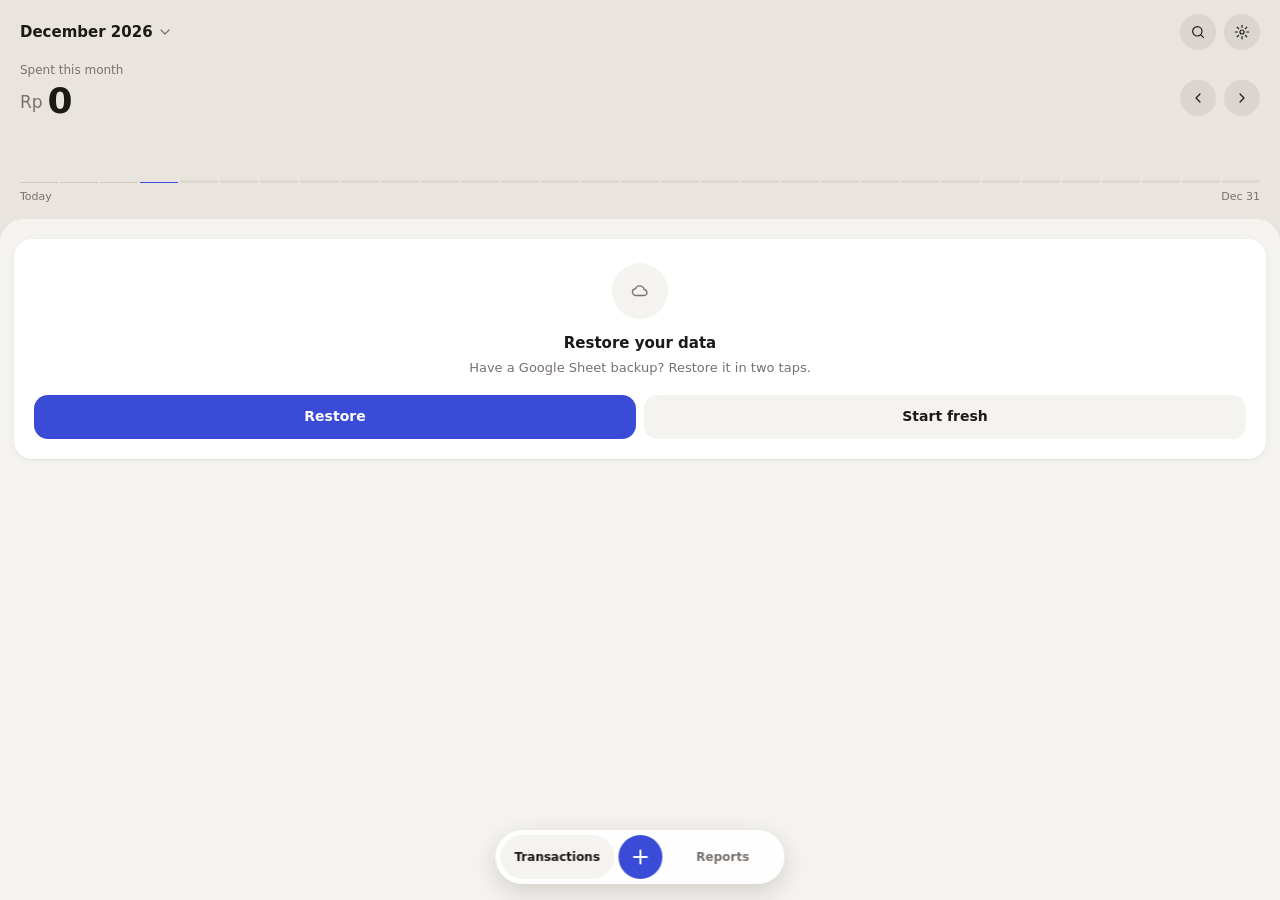
<file: index.html>
<!doctype html>
<html lang="en">
<head>
  <meta charset="utf-8">
  <meta name="viewport" content="width=device-width, initial-scale=1">
  <meta http-equiv="Content-Security-Policy" content="default-src 'self'; script-src 'self' 'sha256-ibIYBhq/derTuKOnfeW5SeXbMP7t/AzNE19DFYqBYD4=' 'unsafe-hashes' 'sha256-MhtPZXr7+LpJUY5qtMutB+qWfQtMaPccfe7QXtCcEYc='; style-src 'self' 'unsafe-inline' https://fonts.googleapis.com; font-src https://fonts.gstatic.com; img-src 'self' data:; connect-src https://script.google.com https://script.googleusercontent.com; object-src 'none'; base-uri 'none'; form-action 'none'">
  <title>Expense Tracker</title>
  <meta name="theme-color" content="#e9e5de" media="(prefers-color-scheme: light)">
  <meta name="theme-color" content="#26221e" media="(prefers-color-scheme: dark)">
  <script src="js/theme.js"></script>
  <link rel="manifest" href="manifest.webmanifest">
  <link rel="icon" href="icons/icon.svg" type="image/svg+xml">
  <link rel="apple-touch-icon" href="icons/icon-192.png">
  <link rel="preconnect" href="https://fonts.gstatic.com" crossorigin>
  <!-- Non-blocking: offline or on a bad network the fallback font stack renders at once. -->
  <link rel="stylesheet" href="https://fonts.googleapis.com/css2?family=Figtree:wght@400;500;600;700&display=swap" media="print" onload="this.media='all'">
  <link rel="stylesheet" href="styles.css">
  <script type="module">
    import { boot } from './js/app.js';
    boot();
  </script>
</head>
<body>
  <main id="app"></main>
  <nav class="nav" aria-label="Main" hidden>
    <a class="t" href="#/">Transactions</a>
    <button class="p" type="button" aria-label="Add expense"><svg class="i" viewBox="0 0 24 24" aria-hidden="true" fill="none" stroke="currentColor" stroke-width="1.8" stroke-linecap="round" stroke-linejoin="round"><path d="M12 5v14M5 12h14"/></svg></button>
    <a class="t" href="#/reports">Reports</a>
  </nav>
</body>
</html>
</file>
<file: styles.css>
/* ---------- Tokens ("Stone & Ink") ---------- */
:root {
  color-scheme: light dark;
  --hd: #e9e5de;      /* header / page stone */
  --bg2: #f5f3ef;     /* sheet background */
  --surf: #fff;       /* cards */
  --tx: #1c1917;
  --mu: #78716c;
  --line: #ece8e2;
  --ib: rgba(28, 25, 23, .07);
  --bar: #cfc9bf;
  --barF: #ddd8d0;
  --nav: rgba(255, 255, 255, .92);
  --ac: #3a4bd8;
  --onAc: #fff;
  --good: #3f7a5f;
  --sh1: 0 1px 2px rgba(28, 25, 23, .05), 0 2px 8px rgba(28, 25, 23, .04);
  --sh2: 0 8px 24px rgba(28, 25, 23, .16);
}
/* Dark: forced by Settings › Appearance (js/theme.js), or following the system unless forced light. */
:root[data-theme="light"] { color-scheme: light; }
:root[data-theme="dark"] {
  color-scheme: dark;
  --hd: #26221e;
  --bg2: #141210;
  --surf: #1f1c19;
  --tx: #f5f3ef;
  --mu: #a8a29e;
  --line: #2e2a26;
  --ib: rgba(255, 255, 255, .08);
  --bar: #4a443e;
  --barF: #35302b;
  --nav: rgba(40, 36, 32, .94);
  --ac: #8b97ff;
  --onAc: #141210;
  --good: #7fc4a0;
  --sh1: none;
  --sh2: 0 8px 24px rgba(0, 0, 0, .5);
}
@media (prefers-color-scheme: dark) {
  :root:not([data-theme="light"]) {
    --hd: #26221e;
    --bg2: #141210;
    --surf: #1f1c19;
    --tx: #f5f3ef;
    --mu: #a8a29e;
    --line: #2e2a26;
    --ib: rgba(255, 255, 255, .08);
    --bar: #4a443e;
    --barF: #35302b;
    --nav: rgba(40, 36, 32, .94);
    --ac: #8b97ff;
    --onAc: #141210;
    --good: #7fc4a0;
    --sh1: none;
    --sh2: 0 8px 24px rgba(0, 0, 0, .5);
  }
}

/* ---------- Base ---------- */
*, *::before, *::after { box-sizing: border-box; }
[hidden] { display: none !important; }
html { -webkit-text-size-adjust: 100%; background: var(--bg2); }
body {
  margin: 0;
  min-height: 100vh;
  font: 14px/1.4 Figtree, system-ui, -apple-system, "Segoe UI", Roboto, sans-serif;
  color: var(--tx);
  background: var(--bg2);
  -webkit-font-smoothing: antialiased;
}
h1, h2, p { margin: 0; font: inherit; }
button { font: inherit; color: inherit; background: none; border: 0; padding: 0; margin: 0; cursor: pointer; }
a { color: inherit; text-decoration: none; }
.num { font-variant-numeric: tabular-nums; }
svg.i { width: 18px; height: 18px; flex-shrink: 0; }
:focus-visible { outline: 2px solid var(--ac); outline-offset: 2px; }

/* Round icon button: 36px circle drawn inside a 44px tap target. */
.ib {
  width: 44px; height: 44px; border-radius: 50%;
  border: 4px solid transparent; background: var(--ib); background-clip: padding-box;
  display: inline-flex; align-items: center; justify-content: center;
}
.ib svg { width: 16px; height: 16px; }

/* ---------- Home header ---------- */
.hd { background: var(--hd); padding: 10px 20px 38px; }
.top { display: flex; justify-content: space-between; align-items: center; }
.mo { position: relative; display: flex; align-items: center; min-width: 0; }
.mo-title { min-height: 44px; font-size: 15px; font-weight: 600; white-space: nowrap; }
.mo-pick { width: 44px; height: 44px; display: flex; align-items: center; padding-left: 4px; color: var(--mu); }
.mo-pick svg { width: 16px; height: 16px; }
.mo-input, .dt-input { position: absolute; left: 0; bottom: 0; width: 1px; height: 1px; padding: 0; border: 0; opacity: 0; pointer-events: none; }
.acts, .step { display: flex; flex-shrink: 0; margin-right: -4px; }

.sum { display: flex; justify-content: space-between; align-items: flex-end; gap: 8px; margin-top: 8px; }
.sum > div:first-child { min-width: 0; }
.lbl { font-size: 12px; font-weight: 500; color: var(--mu); }
.big { font-size: 36px; font-weight: 600; letter-spacing: -.035em; line-height: 1.1; margin-top: 2px; white-space: nowrap; }
.big .rp { font-size: 17px; font-weight: 500; color: var(--mu); letter-spacing: 0; margin-right: 5px; vertical-align: 5px; }
.vs { font-size: 12px; color: var(--mu); margin-top: 4px; }
.vs .good { color: var(--good); font-weight: 600; }

.strip { display: flex; align-items: flex-end; gap: 2px; height: 28px; margin-top: 14px; }
.strip i { flex: 1; border-radius: 2px; background: var(--bar); }
.strip i.t { background: var(--ac); }
.strip i.f { background: var(--barF); height: 3px; }
.sc { position: relative; display: flex; justify-content: space-between; font-size: 11px; color: var(--mu); margin-top: 6px; }
.sc-today { position: absolute; top: 0; white-space: nowrap; }

/* ---------- Content sheet ---------- */
.body {
  position: relative; margin-top: -24px; padding: 4px 14px 100px;
  background: var(--bg2); border-radius: 24px 24px 0 0;
}
.dh { display: flex; justify-content: space-between; font-size: 12px; font-weight: 600; color: var(--mu); padding: 14px 4px 6px; }
.lst { background: var(--surf); border-radius: 18px; padding: 0 12px; box-shadow: var(--sh1); }
/* Sort row atop the transactions: order on the left, icon on the right; the whole row is the 44px target. */
.srt { display: flex; align-items: center; justify-content: space-between; width: 100%; min-height: 44px; margin-top: 6px; padding: 0 0 0 4px; font-size: 12px; font-weight: 600; color: var(--mu); text-align: left; }
.srt-i { display: inline-flex; align-items: center; justify-content: center; width: 32px; height: 32px; border-radius: 50%; background: var(--ib); color: var(--tx); }
.srt-i svg { width: 16px; height: 16px; }
.srt[aria-pressed="true"] { color: var(--tx); }
.srt[aria-pressed="true"] .srt-i { background: var(--ac); color: var(--onAc); }
.srt:active .srt-i { opacity: .6; }
.srt + .dh { padding-top: 2px; }
.srt + .lst { margin-top: 4px; }
.row { display: flex; align-items: center; gap: 11px; width: 100%; min-height: 56px; text-align: left; }
.row + .row { border-top: 1px solid var(--line); }
.row:active { opacity: .6; }
.row[data-id] { -webkit-touch-callout: none; -webkit-user-select: none; user-select: none; } /* hold offers Delete, not the OS menu */
.row.sel { margin: 0 -12px; padding: 0 12px; width: calc(100% + 24px); background: color-mix(in srgb, var(--ac) 10%, var(--surf)); }
.lst:has(.sel) { overflow: hidden; }
.row.sel + .row, .row + .row.sel { border-top-color: transparent; }
.row.sel .chip { background: var(--ac); font-size: 0; }
.row.sel .chip::after {
  content: ""; width: 16px; height: 16px; background: var(--onAc);
  -webkit-mask: url("data:image/svg+xml,%3Csvg xmlns='http://www.w3.org/2000/svg' viewBox='0 0 24 24' fill='none' stroke='black' stroke-width='3' stroke-linecap='round' stroke-linejoin='round'%3E%3Cpath d='M5 12l5 5 9-10'/%3E%3C/svg%3E") center / contain no-repeat;
  mask: url("data:image/svg+xml,%3Csvg xmlns='http://www.w3.org/2000/svg' viewBox='0 0 24 24' fill='none' stroke='black' stroke-width='3' stroke-linecap='round' stroke-linejoin='round'%3E%3Cpath d='M5 12l5 5 9-10'/%3E%3C/svg%3E") center / contain no-repeat;
}
/* Selection title bar: the simple screens' .bar, pinned over the page. */
.selbar {
  position: fixed; top: 0; left: 0; right: 0; z-index: 15; display: flex; align-items: center; gap: 6px;
  padding: calc(10px + env(safe-area-inset-top)) 14px 10px; background: var(--hd); box-shadow: var(--sh1); animation: es-fade .15s ease-out;
}
.selbar .n { flex: 1; font-size: 20px; font-weight: 600; letter-spacing: -.02em; }
.selbar .ib { background-color: var(--surf); }
.row:focus-visible { outline-offset: -2px; border-radius: 12px; }
/* Category emoji on a pastel tint of the category color (--c, set inline); emoji at half the circle. */
.chip {
  --s: 36px; width: var(--s); height: var(--s); border-radius: 50%; flex-shrink: 0;
  display: flex; align-items: center; justify-content: center;
  background: color-mix(in srgb, var(--c, transparent) 18%, var(--surf));
  font-size: calc(var(--s) / 2); line-height: 1;
}
.chip svg { width: 16px; height: 16px; stroke-width: 2; }
.mid { flex: 1; min-width: 0; display: flex; flex-direction: column; }
.t1 { font-weight: 600; white-space: nowrap; overflow: hidden; text-overflow: ellipsis; }
.t2 { font-size: 12px; color: var(--mu); white-space: nowrap; overflow: hidden; text-overflow: ellipsis; }
.amt { font-weight: 600; white-space: nowrap; }

/* ---------- Empty month, restore card ---------- */
.empty { text-align: center; padding: 48px 20px 0; }
.ring {
  width: 56px; height: 56px; border-radius: 50%; margin: 0 auto;
  display: flex; align-items: center; justify-content: center;
  background: var(--surf); box-shadow: var(--sh1); color: var(--mu);
}
.empty h2, .card h2 { margin: 14px 0 4px; font-size: 15px; font-weight: 600; }
.empty p, .card p { font-size: 13px; line-height: 1.5; color: var(--mu); text-wrap: balance; }
.card { margin-top: 16px; padding: 24px 20px 20px; text-align: center; background: var(--surf); border-radius: 18px; box-shadow: var(--sh1); }
.card .ring { background: var(--bg2); box-shadow: none; }
.btns { display: flex; gap: 8px; margin-top: 18px; }
.card.install { padding: 18px 16px 16px; }
/* Home: shown while this phone has expenses but no Sheet backup. */
.bk {
  width: 100%; min-height: 44px; margin-top: 16px; padding: 10px 14px; border-radius: 14px; display: flex; align-items: center; gap: 10px;
  background: color-mix(in srgb, #d97706 14%, var(--surf)); font-size: 14px; font-weight: 600; text-align: left;
}
.bk svg { width: 20px; height: 20px; color: #d97706; }
.bk span { flex: 1; }
.bk b { color: var(--ac); }
.card.install h2 { margin-top: 0; }
.card.install .btns { margin-top: 14px; }
.btn { flex: 1; min-height: 44px; border-radius: 14px; background: var(--bg2); font-weight: 600; }
.btn.primary { background: var(--ac); color: var(--onAc); }

/* ---------- Floating capsule nav ---------- */
.nav {
  position: fixed; bottom: 16px; left: 50%; transform: translateX(-50%); z-index: 10;
  /* Equal tab columns keep + on the screen's centre line, where the Frequent arc and its tip centre. */
  display: grid; grid-template-columns: 1fr auto 1fr; width: max-content; align-items: center; gap: 4px; padding: 5px; border-radius: 30px;
  background: var(--nav); box-shadow: var(--sh2);
  -webkit-backdrop-filter: blur(16px); backdrop-filter: blur(16px);
}
.nav .t { height: 44px; padding: 0 14px; border-radius: 22px; display: flex; align-items: center; justify-content: center; font-size: 12px; font-weight: 600; color: var(--mu); }
.nav .t[aria-current] { background: var(--bg2); color: var(--tx); }
.nav .p { width: 44px; height: 44px; border-radius: 50%; display: flex; align-items: center; justify-content: center; background: var(--ac); color: var(--onAc); }
.nav .p svg { width: 22px; height: 22px; stroke-width: 2.2; }
.nav .p { -webkit-touch-callout: none; -webkit-user-select: none; user-select: none; } /* hold opens Frequent, not the OS menu */

/* Frequent: hold + and repeated expenses fan out in an arc over it (js/ui/frequent.js). */
.nav .p { touch-action: none; transition: box-shadow .45s linear; }
.nav .p.holding { box-shadow: 0 0 0 7px color-mix(in srgb, var(--ac) 30%, transparent); }
.fq-dim { position: fixed; inset: 0; z-index: 11; background: rgba(20, 18, 16, .45); -webkit-backdrop-filter: blur(3px); backdrop-filter: blur(3px); animation: es-fade .15s ease-out; }
.fq-tip {
  position: fixed; left: 50%; z-index: 12; transform: translateX(-50%); width: max-content; max-width: calc(100% - 32px); padding: 10px 16px; border-radius: 16px;
  background: var(--surf); color: var(--tx); box-shadow: var(--sh2); font-size: 15px; font-weight: 600; text-align: center; animation: es-fade .2s ease-out;
}
.fq-tip .num { margin-left: 8px; color: var(--mu); font-weight: 500; }
.choosing .fq-tip, .choosing .fq-it:not(.on) { visibility: hidden; }
.choosing .fq-it.on { transition: left .32s cubic-bezier(.2, .8, .2, 1), top .32s cubic-bezier(.2, .8, .2, 1); }
.fq-menu {
  position: fixed; left: 50%; z-index: 13; width: min(280px, calc(100% - 32px)); transform: translateX(-50%); padding: 0 12px; border-radius: 18px;
  background: var(--surf); box-shadow: var(--sh2); animation: fq-menu .2s ease-out;
}
@keyframes fq-menu { from { opacity: 0; transform: translateX(-50%) translateY(8px); } }
.fq-mh { padding: 12px 4px 10px; border-bottom: 1px solid var(--line); font-size: 15px; font-weight: 600; text-align: center; }
.fq-mh .num { margin-left: 8px; color: var(--mu); font-weight: 500; }
.fq-menu button { display: flex; align-items: center; gap: 11px; width: 100%; min-height: 56px; text-align: left; }
.fq-menu button + button { border-top: 1px solid var(--line); }
.fq-menu button:active { opacity: .6; }
.fq-menu .ic { width: 36px; height: 36px; border-radius: 50%; display: flex; align-items: center; justify-content: center; background: var(--ib); }
.fq-menu .ic svg { width: 16px; height: 16px; }
.fq-menu .t1 { flex: 1; }
.fq-it, .fq-x { position: fixed; z-index: 12; transform: translate(-50%, -50%); }
.fq-it { display: flex; flex-direction: column; align-items: center; gap: 4px; animation: fq-pop .26s cubic-bezier(.3, 1.4, .5, 1) var(--d) both; }
@keyframes fq-pop { from { opacity: 0; transform: translate(-50%, -50%) translateY(60px) scale(.4); } }
.fq-it .chip { --s: 56px; background: color-mix(in srgb, var(--c) 22%, var(--surf)); box-shadow: var(--sh2); transition: transform .12s ease-out, box-shadow .12s; }
.fq-it.on .chip, .fq-it:focus-visible .chip { transform: scale(1.2); box-shadow: 0 0 0 3px var(--surf), 0 0 0 6px var(--ac), var(--sh2); }
.fq-it .num { font-size: 11px; font-weight: 700; color: #fff; text-shadow: 0 1px 3px rgba(0, 0, 0, .6); transform-origin: 50% 0; transition: transform .12s ease-out; }
/* Grows with the chip (×1.2) and keeps its 4px gap below the 6px ring: 28×.2 + 6 + ~1. */
.fq-it.on .num, .fq-it:focus-visible .num { transform: translateY(12px) scale(1.2); }
.fq-x { width: 44px; height: 44px; border-radius: 50%; display: flex; align-items: center; justify-content: center; background: var(--ac); color: var(--onAc); }
.fq-x svg { width: 22px; height: 22px; stroke-width: 2.2; transform: rotate(45deg); }

/* ---------- Simple screens (title bar) ---------- */
.bar { display: flex; align-items: center; gap: 6px; padding: 14px 14px 0; }
.bar h1 { font-size: 20px; font-weight: 600; letter-spacing: -.02em; }
.bar .ib { background-color: var(--surf); }
.error { padding: 24px 20px; }

/* ---------- Entry sheet (add / edit) ---------- */
/* Shared with the category editor and settings sheets: grabber, title row, Delete, X. */
.grab { width: 40px; height: 5px; border-radius: 3px; background: var(--bar); margin: 0 auto 4px; }
.sh { display: flex; align-items: center; gap: 4px; }
.sh h2 { flex: 1; font-size: 15px; font-weight: 600; }
.del { min-height: 44px; padding: 0 10px; font-size: 13px; font-weight: 600; color: var(--mu); }
.x {
  width: 44px; height: 44px; margin-right: -6px; border-radius: 50%; border: 6px solid transparent;
  background: var(--bg2); background-clip: padding-box; color: var(--mu);
  display: flex; align-items: center; justify-content: center;
}
.x svg { width: 15px; height: 15px; }
.note {
  display: block; width: 100%; height: 44px; margin-top: 4px; padding: 0 14px; border: 0; border-radius: 14px;
  font: inherit; color: var(--tx); background: var(--bg2);
}
.note::placeholder { color: var(--mu); }
.es-err { margin-top: 6px; font-size: 12px; font-weight: 600; text-align: center; }
@keyframes es-up { from { transform: translateY(100%); } }
@keyframes es-fade { from { opacity: 0; } }

/* Layout per the owner-picked board (Main.dc.html). The sheet is as tall as its content, leaving at
   least 56px of scrim above it to tap; on a short screen the amount area gives up its padding
   first, then the middle scrolls, and the keypad always stays whole. */
.es .scrim { position: fixed; inset: 0; z-index: 20; background: rgba(20, 18, 16, .38); animation: es-fade .2s ease-out; transition: opacity .2s ease-out; }
.es .sheet {
  position: fixed; left: 0; right: 0; bottom: 0; z-index: 21; max-width: 480px; max-height: calc(100% - 56px); margin: 0 auto;
  display: flex; flex-direction: column; gap: 14px; overflow-y: auto; overscroll-behavior: contain;
  padding: 10px 24px calc(24px + env(safe-area-inset-bottom));
  background: var(--surf); border-radius: 24px 24px 0 0;
  animation: es-up .24s ease-out; transition: transform .24s cubic-bezier(.2, .9, .3, 1.1);
}
.es.drag .sheet, .es.drag .scrim { transition: none; }
.es .sheet:focus { outline: none; }
.es .sheet > * { flex: none; }
/* Screen-reader / keyboard close (the scrim is pointer-only); shows only when focused. */
.vh { position: absolute; top: 8px; right: 16px; z-index: 1; width: 1px; height: 1px; overflow: hidden; clip-path: inset(50%); white-space: nowrap; }
.vh:focus-visible { width: auto; height: 36px; padding: 0 14px; clip-path: none; border-radius: 18px; background: var(--bg2); font-weight: 600; }
.es-head, .es-amt { touch-action: none; -webkit-user-select: none; user-select: none; } /* drag-to-close region */
.es-head { display: flex; flex-direction: column; align-items: center; gap: 14px; }
.es-head .grab { margin: 0 0 2px; }
.es-head h2 { font-size: 18px; font-weight: 600; line-height: 22px; }
.es .del { position: relative; min-height: 0; margin-top: -10px; padding: 4px 10px; text-decoration: underline; text-underline-offset: 3px; }
.es .del::after { content: ""; position: absolute; inset: -9px -6px; } /* 44px tap target, small look */
.es .sheet > .es-amt { flex: 0 1000 158px; min-height: 96px; padding-top: 17px; display: flex; flex-direction: column; justify-content: center; }
.amtIn { text-align: center; font-size: 52px; font-weight: 700; letter-spacing: -1px; line-height: 62px; overflow-wrap: anywhere; }
.amtIn .rp { font-size: 20px; font-weight: 500; color: var(--mu); letter-spacing: 0; margin-right: 8px; }
.ch { cursor: text; }
.ch.op { margin: 0 .35em; }
.cr { display: inline-block; width: 2px; height: .8em; margin: 0 1px -.05em; background: var(--ac); animation: cr 1s steps(1) infinite; }
.expr .cr { height: 1em; }
@keyframes cr { 50% { opacity: 0; } }
@media (prefers-reduced-motion: reduce) { .cr { animation: none; } }
.expr { text-align: center; font-size: 13px; line-height: 17px; color: var(--mu); min-height: 17px; overflow-wrap: anywhere; }
/* The amount area's flex-shrink 1000 makes it give way first; this scrolls only after it is at its minimum. */
.es .sheet > .es-mid { flex: 0 1 auto; min-height: 0; overflow-y: auto; display: flex; flex-direction: column; gap: 14px; margin: -4px; padding: 4px; }
.es-mid > * { flex: none; }
.es-cat { display: flex; align-items: center; gap: 12px; }
.pill {
  flex: none; max-width: 50%; height: 52px; padding: 0 14px 0 16px; border-radius: 16px; background: var(--bg2);
  display: flex; align-items: center; gap: 6px; font-size: 15px; font-weight: 500;
}
.pill span { overflow: hidden; text-overflow: ellipsis; white-space: nowrap; }
.pill svg { width: 18px; height: 18px; stroke-width: 2; }
/* Padding on the right lets the last circle scroll clear of the fade. */
.es-cs {
  position: relative; flex: 1; min-width: 0; display: flex; gap: 10px; overflow-x: auto; padding: 4px 32px 4px 4px;
  scrollbar-width: none; -webkit-mask-image: linear-gradient(90deg, #000 calc(100% - 32px), transparent); mask-image: linear-gradient(90deg, #000 calc(100% - 32px), transparent);
}
.es-cs::-webkit-scrollbar { display: none; }
.es-cs button { flex: none; border-radius: 50%; }
.es-cs .chip, .gc .chip { --s: 48px; }
.es [aria-pressed="true"] > .chip { box-shadow: 0 0 0 2px var(--surf), 0 0 0 4px var(--ac); }
.fld { position: relative; height: 54px; padding: 0 16px; border-radius: 16px; background: var(--bg2); display: flex; align-items: center; gap: 10px; }
.fld > svg { width: 20px; height: 20px; color: var(--mu); }
.fld .dt { height: 100%; font-size: 16px; font-weight: 500; }
.fld .lnk { height: 100%; margin-left: auto; font-size: 15px; font-weight: 600; text-decoration: underline; text-underline-offset: 3px; }
label.fld:focus-within { outline: 2px solid var(--ac); outline-offset: 2px; }
.es-note { flex: 1; min-width: 0; height: 100%; border: 0; outline: 0; padding: 0; background: none; font: inherit; font-size: 16px; color: var(--tx); }
.es-note::placeholder { color: var(--mu); }
.es .es-err { margin: 0; }
.pad { display: grid; grid-template-columns: repeat(4, minmax(0, 1fr)); grid-auto-rows: 62px; gap: 8px; margin-top: 6px; }
.k {
  border-radius: 16px; background: var(--surf); box-shadow: 0 1px 3px rgba(28, 25, 23, .1), 0 0 0 1px var(--line);
  display: flex; align-items: center; justify-content: center; font-size: 24px; font-weight: 500;
}
.k:active { background: var(--bg2); }
.k.op { font-size: 22px; font-weight: 400; }
.k[data-k="-"], .k[data-k="+"] { font-size: 24px; }
.k[data-k="AC"] { font-size: 18px; font-weight: 600; }
.k[data-k="000"] { font-size: 22px; }
.k svg { width: 24px; height: 24px; }
.k.go { grid-row: span 2; background: var(--tx); color: var(--surf); box-shadow: none; }
.k.go svg { width: 28px; height: 28px; stroke-width: 2.2; }
.k.go:disabled { opacity: .35; cursor: default; }
@media (max-height: 780px) {
  .es .sheet, .es-head, .es .sheet > .es-mid { gap: 10px; }
  .fld { height: 48px; }
  .pad { grid-auto-rows: 52px; margin-top: 10px; } /* note-to-keypad gap stays 20px */
  .es .sheet > .es-amt { min-height: 79px; padding-top: 0; }
}
/* Category panel: a card over the dimmed sheet; tapping the dim closes it. */
.cp { position: absolute; inset: 0; z-index: 2; display: flex; flex-direction: column; justify-content: flex-end; border-radius: inherit; background: rgba(20, 18, 16, .38); }
.cp-card { max-height: 100%; overflow-y: auto; padding: 10px 24px calc(24px + env(safe-area-inset-bottom)); border-radius: 24px 24px 0 0; background: var(--surf); }
.cp h3 { margin: 14px 0 16px; text-align: center; font-size: 18px; font-weight: 600; line-height: 22px; }
.cp-grid { display: grid; grid-template-columns: repeat(4, minmax(0, 1fr)); gap: 12px 4px; }
.gc { display: flex; flex-direction: column; align-items: center; gap: 6px; min-width: 0; padding: 4px 0; border-radius: 12px; font-size: 12px; font-weight: 500; color: var(--mu); }
.gl { max-width: 100%; padding: 0 2px; white-space: nowrap; overflow: hidden; text-overflow: ellipsis; }
.gc[aria-pressed="true"] { color: var(--tx); font-weight: 600; }

/* ---------- Reports ---------- */
.rp { padding-bottom: 36px; }
.seg { display: flex; padding: 3px; margin-top: 16px; border-radius: 12px; background: var(--ib); }
.seg button { position: relative; flex: 1; height: 38px; border-radius: 9px; font-size: 12px; font-weight: 600; color: var(--mu); }
.seg button::after { content: ""; position: absolute; inset: -3px 0; } /* 44px tap target */
.seg [aria-pressed="true"] { background: var(--surf); color: var(--tx); box-shadow: var(--sh1); }
.rc { margin-top: 12px; padding: 4px 12px 8px; }
.rc-row { display: block; width: 100%; padding: 9px 0; text-align: left; }
.rc-row:active { opacity: .6; }
.rc-row:focus-visible { outline-offset: 2px; border-radius: 12px; }
.rc-top { display: flex; align-items: center; gap: 10px; font-size: 13px; }
.rc-top .chip { --s: 28px; }
.rc-amt { display: flex; flex-direction: column; align-items: flex-end; }
.rc-row[aria-expanded="true"] .bar2 { height: 10px; }
.rc-h { padding-top: 18px; font-size: 14px; color: var(--tx); }
.bar2 { display: block; height: 8px; margin-top: 6px; border-radius: 4px; background: var(--line); overflow: hidden; }
.bar2 i { display: block; height: 100%; border-radius: 4px; }
.sr { display: flex; align-items: center; gap: 11px; min-height: 50px; }
.sr + .sr { border-top: 1px solid var(--line); }

/* Insights carousel: native scroll-snap; the next card peeks in so it reads as swipeable. */
.car { margin: 12px -14px 0; }
.car-t { position: relative; display: flex; gap: 10px; padding: 0 14px 2px; overflow-x: auto; scroll-snap-type: x mandatory; scroll-padding: 0 14px; scrollbar-width: none; overscroll-behavior-x: contain; }
.car-t::-webkit-scrollbar { display: none; }
.sl { flex: 0 0 calc(100% - 28px); min-height: 252px; display: flex; flex-direction: column; padding: 14px 16px 12px; border-radius: 18px; background: var(--surf); box-shadow: var(--sh1); scroll-snap-align: start; scroll-snap-stop: always; }
.sl { cursor: pointer; }
.sl-t { display: flex; align-items: center; justify-content: space-between; margin-bottom: 6px; font-size: 12px; font-weight: 600; color: var(--mu); }
.sl-m { position: relative; display: flex; align-items: center; gap: 1px; margin-right: -6px; padding: 0 2px 0 6px; font-size: 11px; font-weight: 600; color: var(--ac); }
.sl-m::after { content: ""; position: absolute; inset: -12px -4px; } /* 44px tap target */
.sl-m svg { width: 14px; height: 14px; }

/* Insight details sheet */
.rdt { padding: 0 4px 8px; }
.rd { display: grid; grid-template-columns: 1fr auto; font-size: 14px; }
.rd dt, .rd dd { padding: 9px 0; border-top: 1px solid var(--line); }
.rd dt:first-of-type, .rd dd:first-of-type { border-top: 0; }
.rd dd { margin: 0; text-align: right; }
.rd b { font-weight: 600; }
.rd .good { color: var(--good); font-weight: 600; }
.rd-h { padding: 16px 0 2px; font-size: 12px; font-weight: 600; color: var(--mu); }
.rdt .ce-txt { margin: 8px 0 0; }
.rdt .tn li { min-height: 48px; }
.rdt .odd { margin: 4px 0 0; }
.sl .lead { font-size: 15px; line-height: 1.4; }
.sl .lead b { font-weight: 600; }
.sl .good { color: var(--good); font-weight: 600; }
.sl .key { display: flex; flex-wrap: wrap; gap: 4px 14px; margin-top: auto; padding-top: 8px; font-size: 11px; color: var(--mu); }
.key i { display: inline-block; width: 14px; margin-right: 5px; vertical-align: middle; border-top: 2px solid var(--ac); }
.key .k-pv { border-top-style: dashed; border-color: var(--bar); }
.key .k-pj { border-top-style: dotted; }
.dots { display: flex; justify-content: center; }
.dots button { position: relative; width: 22px; height: 28px; }
.dots button::after { content: ""; position: absolute; left: 50%; top: 50%; width: 6px; height: 6px; margin: -3px; border-radius: 3px; background: var(--bar); transition: width .2s, margin .2s; }
.dots [aria-current]::after { width: 16px; margin-left: -8px; background: var(--tx); }

.pc { display: block; width: 100%; height: auto; margin-top: 8px; overflow: visible; }
.pc text { font-size: 10px; fill: var(--mu); }
.pc .ax { stroke: var(--line); }
.pc .pv { fill: none; stroke: var(--bar); stroke-width: 2; stroke-dasharray: 4 4; }
.pc .fl { fill: var(--ac); opacity: .1; }
.pc .nw { fill: none; stroke: var(--ac); stroke-width: 2.5; stroke-linejoin: round; }
.pc .pj { fill: none; stroke: var(--ac); stroke-width: 2; stroke-dasharray: 1 4; stroke-linecap: round; }
.pc .dt { fill: var(--ac); stroke: var(--surf); stroke-width: 2; }

.hero { margin: 2px 0 2px; font-size: 28px; font-weight: 600; letter-spacing: -.02em; line-height: 1.15; }
.hero small { margin-left: 5px; font-size: 14px; font-weight: 500; letter-spacing: 0; color: var(--mu); }
.sub { font-size: 12px; line-height: 1.4; color: var(--mu); }
.bud { position: relative; display: flex; gap: 2px; height: 12px; margin: 14px 0 10px; border-radius: 6px; background: var(--line); }
.bud i:first-child { border-radius: 6px 0 0 6px; }
.bud b { position: absolute; top: -3px; bottom: -3px; width: 2px; margin-left: -1px; border-radius: 1px; background: var(--tx); }
.bud-l { display: grid; grid-template-columns: 8px 1fr auto; align-items: center; gap: 6px 8px; font-size: 12px; }
.bud-l i { width: 8px; height: 8px; border-radius: 2px; }
.bud-l span:nth-child(3n + 2) { min-width: 0; overflow: hidden; text-overflow: ellipsis; white-space: nowrap; }
.bud-l .num { justify-self: end; font-weight: 600; }
.bud .due, .bud-l .due { background: repeating-linear-gradient(-45deg, var(--tx) 0 2px, transparent 2px 5px); }

.tn { list-style: none; margin: 6px 0 0; padding: 0; }
.tn li { display: flex; align-items: center; gap: 10px; min-height: 42px; font-size: 13px; }
.tn li + li { border-top: 1px solid var(--line); }
.tn .chip { --s: 28px; }

.odd { display: flex; align-items: center; gap: 12px; width: 100%; margin-top: 10px; padding: 10px 12px; border-radius: 14px; background: var(--bg2); text-align: left; }
.odd:active { opacity: .6; }
.rng { position: relative; height: 18px; margin: 14px 0 0; }
.rng::before { content: ""; position: absolute; left: 0; right: 0; top: 8px; height: 2px; background: var(--line); }
.rng b { position: absolute; top: 3px; height: 12px; border-radius: 4px; background: var(--bar); }
.rng i { position: absolute; top: 0; width: 18px; height: 18px; margin-left: -9px; border-radius: 50%; background: var(--ac); border: 3px solid var(--surf); }

.bars { display: flex; align-items: flex-end; gap: 8px; margin-top: auto; }
.bars div { flex: 1; min-width: 0; display: flex; flex-direction: column; align-items: center; gap: 5px; font-size: 10px; color: var(--mu); }
.bars i { width: 100%; border-radius: 6px; background: var(--bar); }
.bars .m { color: var(--tx); font-weight: 600; }
.bars .m i { background: var(--ac); }

/* ---------- Search ---------- */
.qh { padding-top: 14px; }
.qh .top { justify-content: flex-start; gap: 6px; }
.qh .ib, .bar .ib { margin-left: -4px; }
.qf {
  flex: 1; min-width: 0; height: 44px; padding: 0 14px; border-radius: 22px;
  display: flex; align-items: center; gap: 8px; background: var(--surf); color: var(--mu);
}
.qf:focus-within { outline: 2px solid var(--ac); outline-offset: 2px; }
.qf input { flex: 1; min-width: 0; height: 100%; border: 0; outline: 0; background: none; font: inherit; color: var(--tx); }
.qf input::placeholder { color: var(--mu); }

/* ---------- Categories ---------- */
.cats { padding: 16px 14px 32px; }
.cat { display: flex; align-items: center; }
.cat + .cat { border-top: 1px solid var(--line); }
.cat .row { flex: 1; min-width: 0; }
.mv { width: 44px; height: 44px; flex-shrink: 0; display: flex; align-items: center; justify-content: center; border-radius: 50%; color: var(--mu); }
.mv:last-child { margin-right: -8px; }
.mv:disabled { opacity: .3; cursor: default; }
.lst.add { margin-top: 12px; }
.add .chip { background: var(--bg2); color: var(--tx); }

/* Category editor: a modal <dialog> drawn as a bottom sheet. */
.ce {
  position: fixed; inset: auto 0 0; width: 100%; max-width: 480px; max-height: calc(100% - 16px); margin: 0 auto; padding: 0;
  border: 0; border-radius: 24px 24px 0 0; background: var(--surf); color: var(--tx);
  overflow-y: auto; overscroll-behavior: contain; animation: es-up .24s ease-out;
}
.ce::backdrop { background: rgba(20, 18, 16, .38); opacity: var(--fade, 1); }
.ce:focus { outline: none; }
.ce.drag { transition: none; }
.ce { transition: transform .24s cubic-bezier(.2, .9, .3, 1.1); }
.ce .grab, .ce .sh { touch-action: none; -webkit-user-select: none; user-select: none; } /* drag-to-close region */
.ce-f { padding: 8px 14px calc(14px + env(safe-area-inset-bottom)); }
.ce-lbl { padding: 14px 4px 4px; font-size: 12px; font-weight: 600; color: var(--mu); }
.pick { display: grid; grid-template-columns: repeat(6, 1fr); gap: 4px 0; justify-items: center; }
.pick button { width: 44px; height: 44px; display: flex; align-items: center; justify-content: center; border-radius: 50%; }
.pick .chip { --s: 32px; }
.pick [aria-pressed="true"] .chip { box-shadow: 0 0 0 2px var(--surf), 0 0 0 4px var(--ac); }
.ce .btn { width: 100%; margin-top: 18px; }
.ce .btn:disabled { opacity: .35; cursor: default; }

/* ---------- Settings ---------- */
.set { padding: 0 14px 32px; }
.sg { padding: 16px 4px 6px; font-size: 12px; font-weight: 600; color: var(--mu); }
.set .sr { width: 100%; padding: 6px 0; text-align: left; }
.set :is(a, button).sr:active { opacity: .6; }
.set .sr:focus-visible { outline-offset: -2px; border-radius: 12px; }
.set .t2 { white-space: normal; }
.ico { width: 30px; height: 30px; flex-shrink: 0; border-radius: 9px; background: var(--bg2); display: flex; align-items: center; justify-content: center; }
.ico svg { width: 15px; height: 15px; }
.set .v { flex-shrink: 0; display: flex; align-items: center; gap: 4px; font-size: 12px; color: var(--mu); }
.set .v svg { width: 16px; height: 16px; }
.ap { margin-top: 0; }
.ap button { flex: none; padding: 0 10px; }
.dot { width: 7px; height: 7px; border-radius: 50%; background: var(--good); }

/* Settings sheets (passphrase, export, import) reuse the category editor dialog. */
.ce-txt { margin: 6px 4px 12px; font-size: 13px; line-height: 1.5; color: var(--mu); }
.ce-txt.ask { font-size: 15px; color: var(--tx); }
.ce .btns .btn { margin-top: 0; }
textarea.note { height: auto; padding: 10px 14px; resize: vertical; font-size: 12px; }
.imp-err { max-height: 30vh; overflow-y: auto; margin: 10px 0 0; padding-left: 20px; text-align: left; }

.toast {
  position: fixed; left: 50%; bottom: calc(88px + env(safe-area-inset-bottom)); transform: translateX(-50%); z-index: 30;
  width: max-content; max-width: calc(100% - 32px); padding: 10px 16px; border-radius: 14px;
  background: var(--tx); color: var(--surf); box-shadow: var(--sh2);
  font-size: 13px; font-weight: 600; text-align: center; pointer-events: none;
}
.toast:empty { opacity: 0; }
.toast button { pointer-events: auto; margin: -10px -8px -10px 12px; padding: 10px 8px; font: inherit; font-weight: 700; color: inherit; text-decoration: underline; text-underline-offset: 3px; }
dialog .toast { top: 16px; bottom: auto; } /* above a bottom sheet, not over its buttons */

/* ---------- Page change (js/app.js render) ---------- */
/* The new page fades in over the old one, which stays opaque so the background never shows
   through; both drift with the page's depth: in from the right going deeper, from the left back. */
:root { --vt-x: 0px; }
:root[data-vt="fwd"] { --vt-x: 28px; }
:root[data-vt="back"] { --vt-x: -28px; }
.nav { view-transition-name: nav; }
::view-transition-old(root) { animation: vt-out .28s cubic-bezier(.2, .8, .2, 1) both; }
::view-transition-new(root) { animation: vt-in .28s cubic-bezier(.2, .8, .2, 1) both; }
@keyframes vt-in { from { opacity: 0; transform: translateX(var(--vt-x)); } }
@keyframes vt-out { to { transform: translateX(calc(var(--vt-x) * -.3)); } }

@media (prefers-reduced-motion: reduce) {
  *, *::before, *::after { animation-duration: .01ms !important; animation-iteration-count: 1 !important; transition-duration: .01ms !important; scroll-behavior: auto !important; }
  ::view-transition-group(*), ::view-transition-old(*), ::view-transition-new(*) { animation: none !important; }
}
</file>
